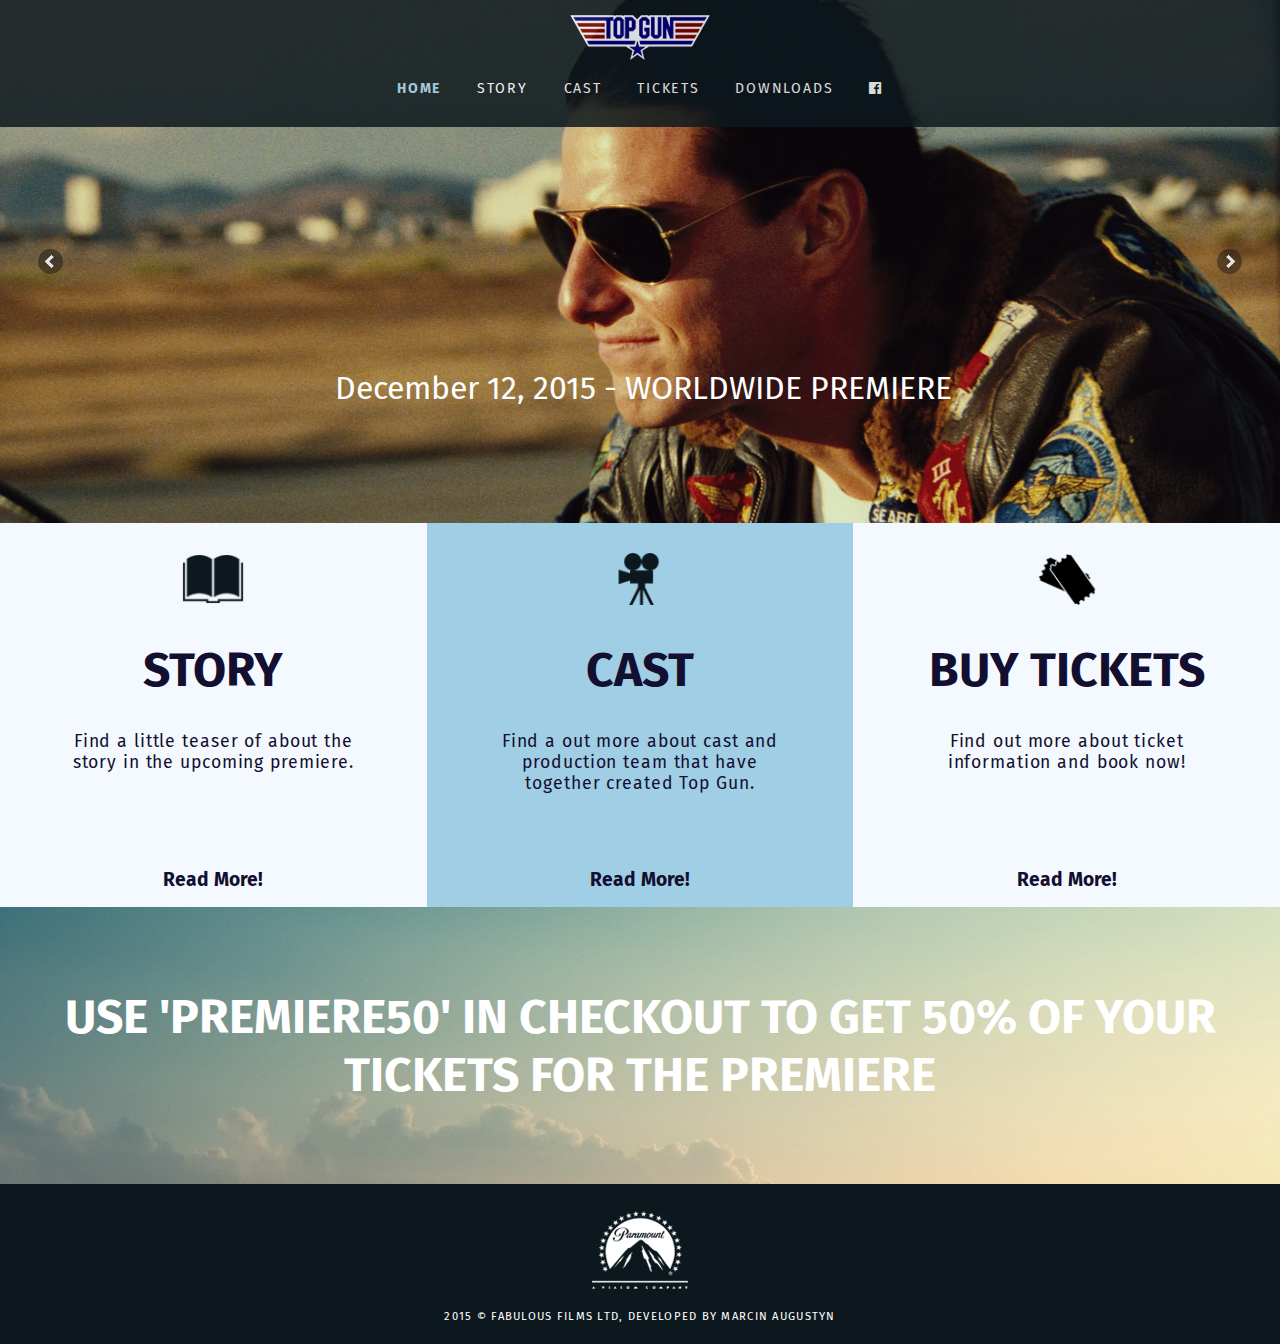
<file: index.html>
<!doctype html>
<html lang="en">
	<head>
		<!--Favicon-->
		<link rel="shortcut icon" href="images/favicon.png" alt="Top Gun FavIcon." />
	
		<!--Metadata-->
		<title>TOP GUN | OFFICIAL WEBSITE | IN CINEMAS DECEMBER 15 2015</title>
		<meta http-equiv="Content-Type" content="text/html; charset=utf-8" />
		<meta name="description" content="Top Gun follows the story about Maverick and Goose that together get a chance to be the best at Top Gun Flight Academy. Learn more about the movie and watch trailers from the official Top Gun movie Website." />
		<meta name="author" content="Marcin Augustyn" />
		<meta name="keywords" content="Top Gun, Fabulous Films LTD, Tom Cruise, Kelly McGills, Anthony Edwards, Val Kilmer, Tony Scott, Jerry Bruckheimer, Action." />
		<meta name=viewport content="width=device-width, initial-scale=1">
		
		<!--Stylesheets-->
		<link rel="stylesheet" type="text/css" href="css/styles.css">
		<link rel="stylesheet" href="css/font-awesome.min.css">
		<link rel="stylesheet" href="css/sss.css" type="text/css" media="all">
	
		<!--Jquery scripts-->
		<script src="https://ajax.googleapis.com/ajax/libs/jquery/1.11.3/jquery.min.js"></script>
		<script src="js/sss.min.js"></script>
		<script type="text/javascript" src="fancybox/jquery.fancybox.pack.js?v=2.1.5"></script>
	
		<!-- fancyBox styles. -->
		<link rel="stylesheet" href="fancybox/helpers/jquery.fancybox-buttons.css?v=1.0.5" type="text/css" media="screen" />
		<link rel="stylesheet" href="fancybox/helpers/jquery.fancybox-thumbs.css?v=1.0.7" type="text/css" media="screen" />
		<link rel="stylesheet" href="helpers/jquery.fancybox-thumbs.css?v=1.0.7" type="text/css" media="screen" />
		<link rel="stylesheet" href="fancybox/jquery.fancybox.css?v=2.1.5" type="text/css" media="screen" />
	
		<!-- fancyBox Jquery. -->
		<script type="text/javascript" src="fancybox/jquery.fancybox.pack.js?v=2.1.5"></script>
		<script type="text/javascript" src="helpers/jquery.fancybox-thumbs.js?v=1.0.7"></script>
	
		<!-- fancyBox jquery helpers(buttons, images, media). -->
		<script type="text/javascript" src="fancybox/helpers/jquery.fancybox-buttons.js?v=1.0.5"></script>
		<script type="text/javascript" src="fancybox/helpers/jquery.fancybox-media.js?v=1.0.6"></script>
		<script type="text/javascript" src="fancybox/helpers/jquery.fancybox-thumbs.js?v=1.0.7"></script>
	</head>
	<body>
	<!--Header-->
		<header>
			<!--Logo-->
			<div class="logo">
				<a href="index.html"><img src="images/logo.png" alt="Logo of the Top Gun official website."></a>
				<!--Handle displays on mobile version-->
				<div class="handle">
					<img src="images/menu-icon.png" alt="Icon menu, comes up on mobile version of the website.">
				</div>
			</div>
		<!--Navigation-->	
			<nav>		
				<ul>
					<li class="active"><a href="index.html">home</a></li>
					<li><a href="story.html">story</a></li>
					<li><a href="cast.html">cast</a></li>
					<li><a href="tickets.html">tickets</a></li>
					<li><a href="downloads.html">downloads</a></li>
					<li><a href="https://www.facebook.com/Top-Gun-The-Movie-457698817752122/?ref=aymt_homepage_panel" alt="Facebook icon."><i class="fa fa-facebook-official"></i></a></li>
				</ul>
			</nav>
		</header>
		
	<!--Main page content-->
	<!--Slider-->	
		<div class="slider">
		<!--Image1-->	
			<div>
				<img src="images/slide1.jpg" alt="Slide 1." width=100% height=100% />
				<span class="caption">
					December 12, 2015 - WORLDWIDE PREMIERE
				</span>
			</div>
		<!--Image2-->	
			<div>
				<img src="images/slide2.jpg" alt="Slide 2." width=100% height=100% />
				<span class="caption">
					"An absolute hit!" - THE GUARDIAN
					<i class="fa fa-star" style="padding-right:10px;"></i>
					<i class="fa fa-star" style="padding-right:10px;"></i>
					<i class="fa fa-star" style="padding-right:10px;"></i>
					<i class="fa fa-star" style="padding-right:10px;"></i>
				</span>
			</div>
		<!--Image3-->
			<div>
				<img src="images/slide3.jpg" alt="Slide 3." width=100% height=100% />
				<span class="caption">
					"Unmissable movie with great cast!" - IMDB
				</span>
			</div>
		<!--Image4-->
			<div>
				<img src="images/slide4.jpg" alt="Slide 4." width=100% height=100% />
				<span class="caption">
					"Wonderful and breathtaking action!" - THE TELEGRAPH
					<i class="fa fa-star" style="padding-right:10px;"></i>
					<i class="fa fa-star" style="padding-right:10px;"></i>
					<i class="fa fa-star" style="padding-right:10px;"></i>
					<i class="fa fa-star" style="padding-right:10px;"></i>
				</span>
			</div>
		<!--Image5-->
			<div>
				<img src="images/slide5.jpg" alt="Slide 5." width=100% height=100% />
				<span class="caption">
					Book tickets now!
				</span>
			</div>
		</div>

	<!--Home Sections-->
	<!--Story section-->	
		<div class="column-4">
			<!--Story heading with icon-->
			<img class="small" src="images/icon.png" alt="Story icon.">
			<h1>STORY</h1>
			<p>Find a little teaser of about the story in the upcoming premiere.</p>
			<a href="story.html"><h2>Read More!</h2></a>
		</div>
		
	<!--Cast section-->
		<div class="column-4" style="background-color:#A0CEE4;">
		<!--Cast heading with icon-->
			<img class="small" src="images/cast_icon.png" alt="Cast icon.">
			<h1>CAST</h1>
			<p>Find a out more about cast and production team that have together created Top Gun.</p>
			<a href="cast.html"><h2>Read More!</h2></a>
		</div>
		
	<!--Tickets section-->	
		<div class="column-4">
		<!--Tickets heading with icon-->
			<img class="small" src="images/tickets_icon.png" alt="Tickets icon.">
			<h1>BUY TICKETS</h1>
			<p>Find out more about ticket information and book now!</p>
			<a href="tickets.html"><h2>Read More!</h2></a>
		</div>
		
	<!--Promotional code section-->
		<div class="promotional-code-section">
			<h1>USE 'PREMIERE50' IN CHECKOUT TO GET 50% OF YOUR TICKETS FOR THE PREMIERE</h1>
		</div>
		
	<!--Footer-->
		<footer>
			<ul>
				<p><img src="images/paramount-icon.png" alt="Paramount logo."></p>
				<p>2015 &copy; FABULOUS FILMS LTD, DEVELOPED BY MARCIN AUGUSTYN</p>
			</ul>
		</footer>
		
	<!--Jquery scripts-->
		<script>
			<!--Responsive navigation-->
			$( ".handle" ).click(function() {
				$( "nav ul" ).toggleClass( "showing" );
			});
			<!--Super Simple Slider-->
			jQuery(function($) {
				$('.slider').sss();
			});
		<!--fancyBox trailer-->
			$(document).ready(function() {
				$(".various").fancybox({
					maxWidth	: 800,
					maxHeight	: 600,
					fitToView	: false,
					width		: '70%',
					height		: '70%',
					autoSize	: false,
					closeClick	: false,
					openEffect	: 'none',
					closeEffect	: 'none'
				});
			});
		<!--fancyBox wallpaper gallery-->
			$(document).ready(function() {
				$(".fancybox-button").fancybox({
					prevEffect		: 'none',
					nextEffect		: 'none',
					closeBtn		: false,
					helpers		: {
						title	: { type : 'inside' },
						buttons	: {}
					}
				});
			});
		</script>
	</body>
</html>
</file>
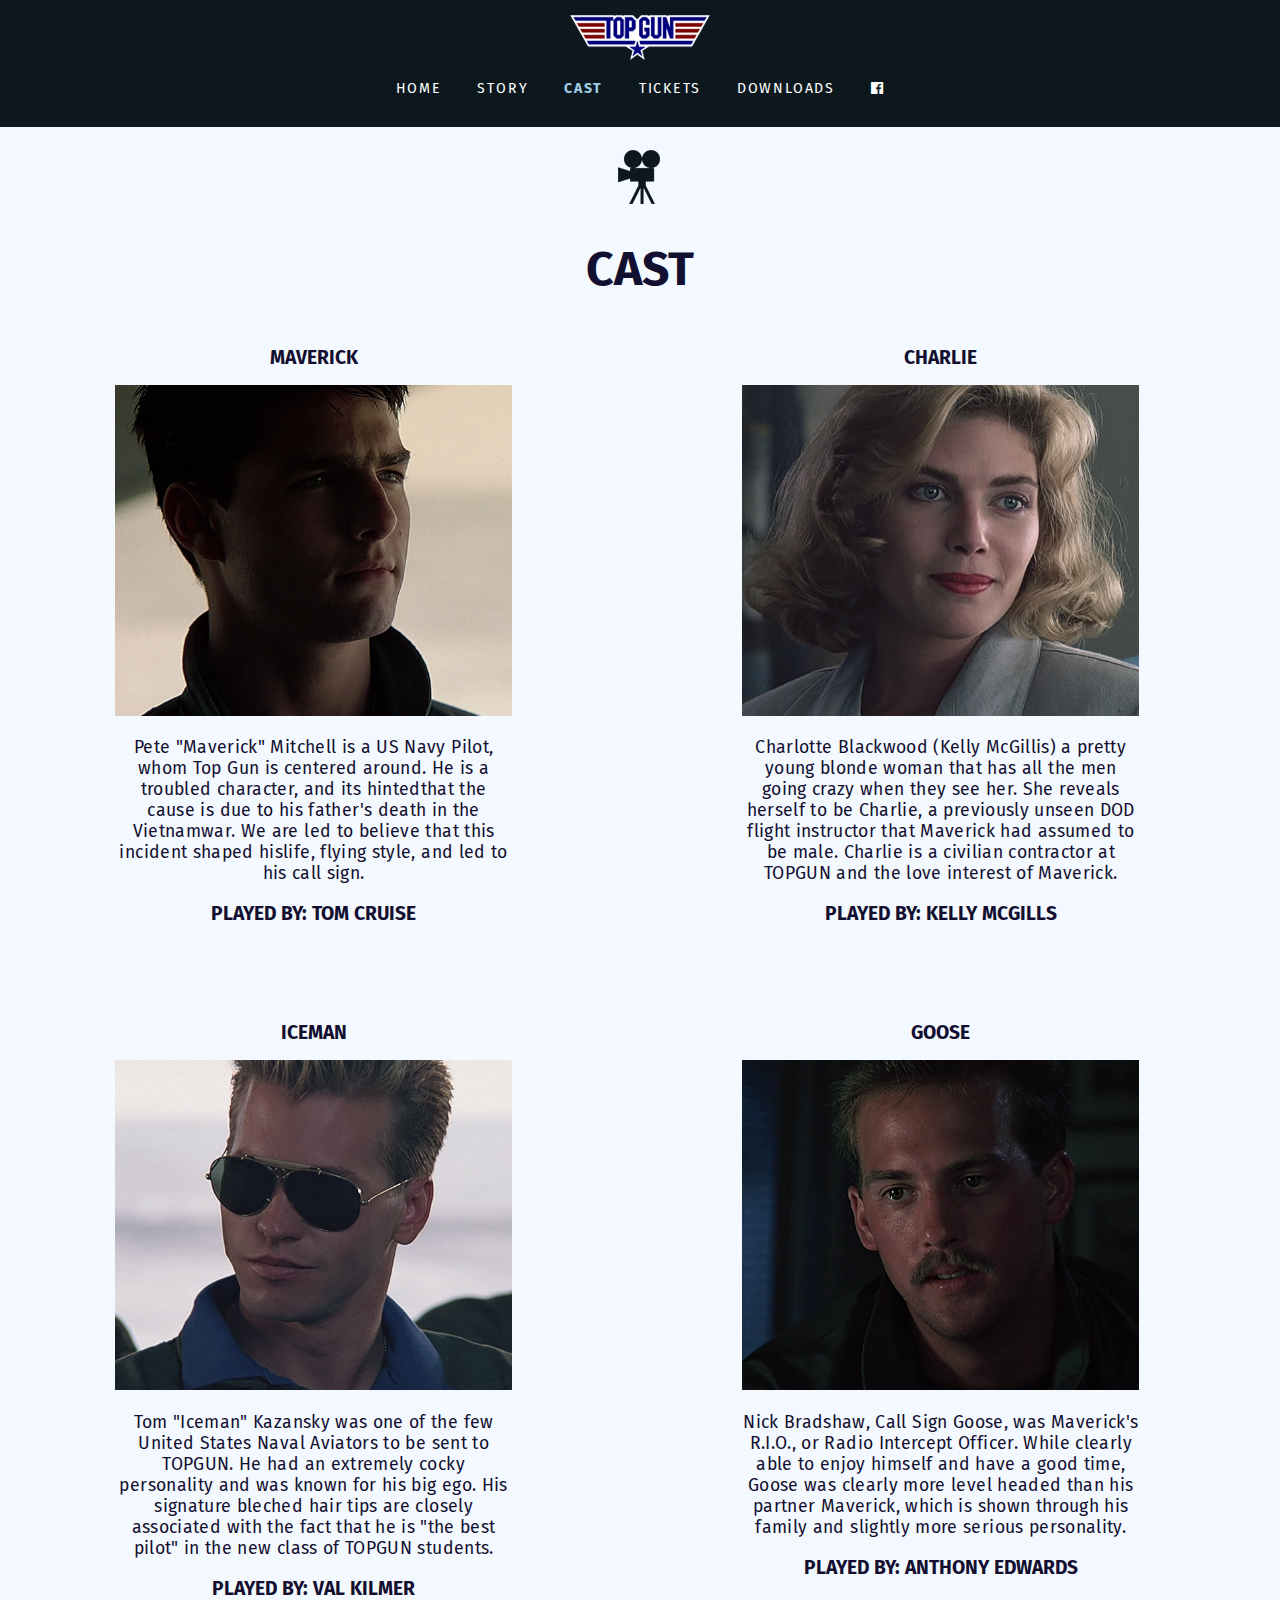
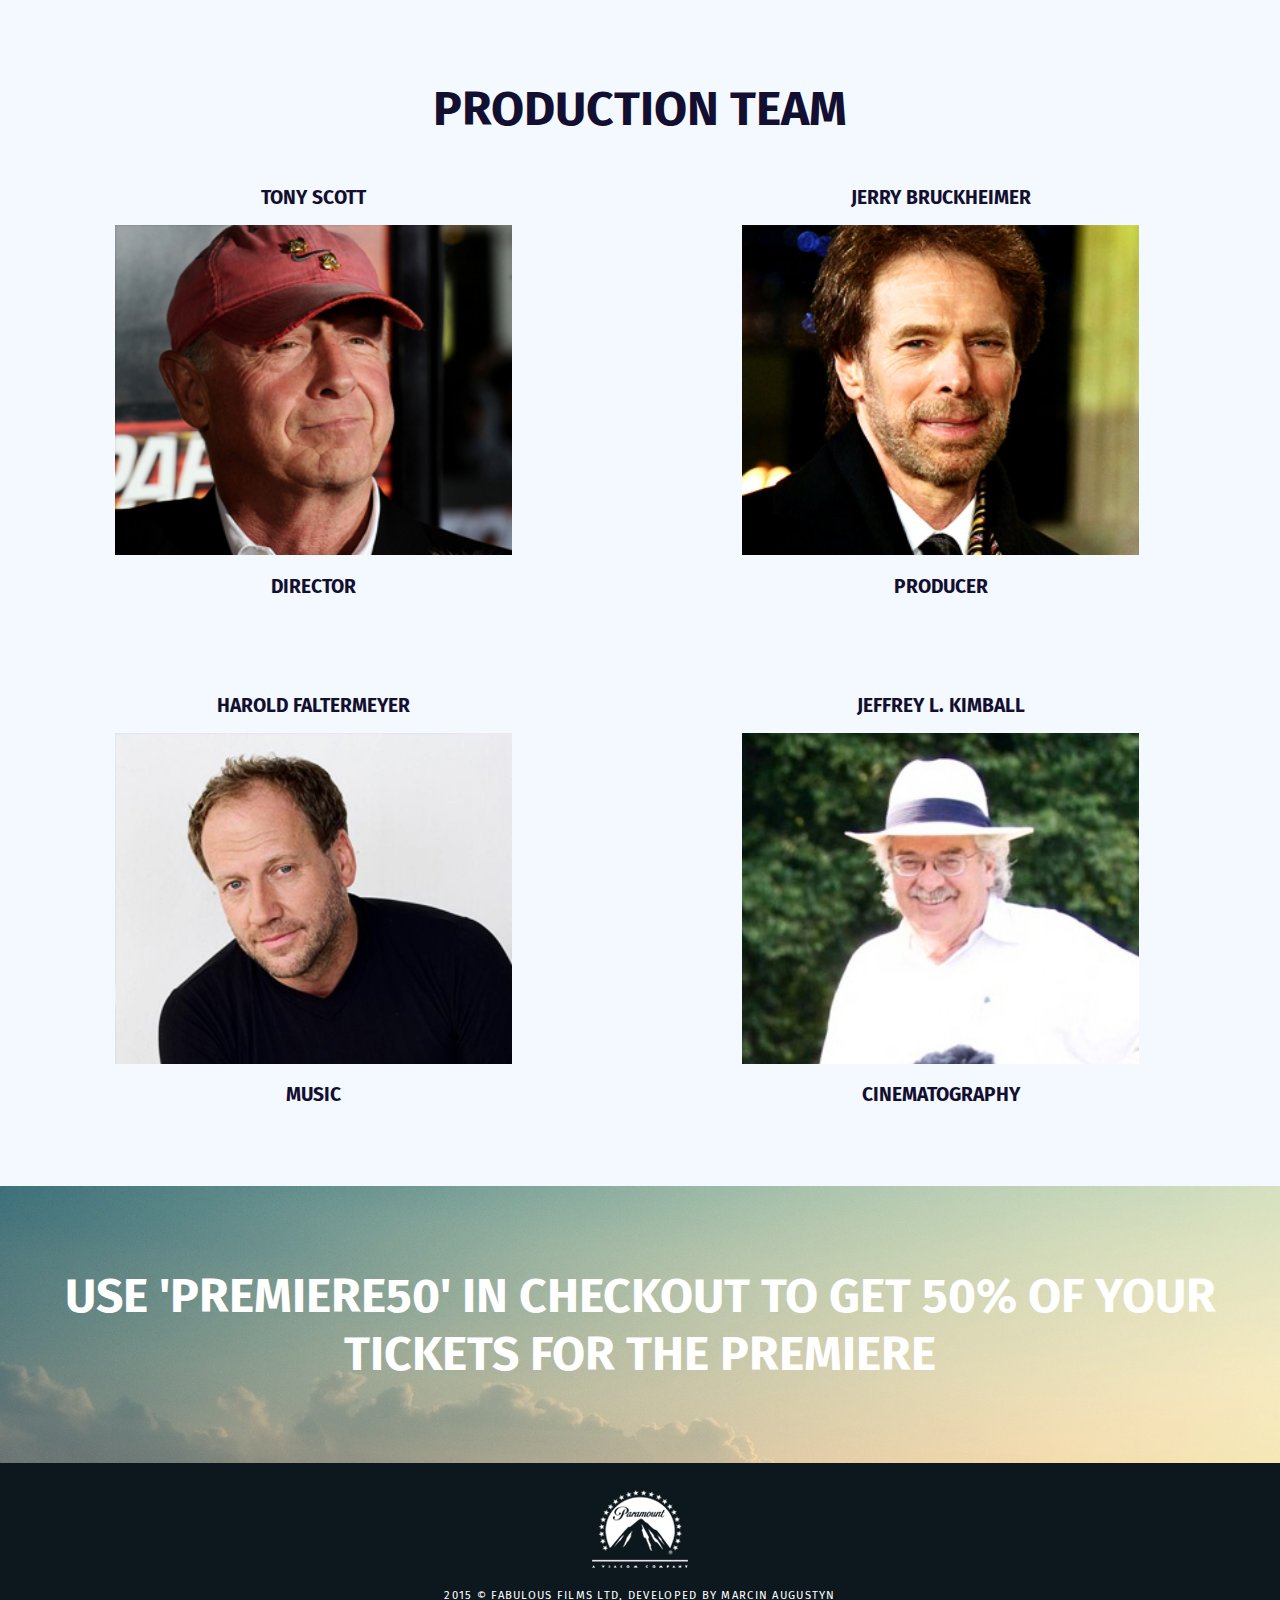
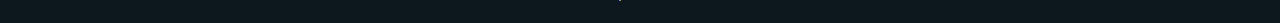
<file: cast.html>
<!doctype html>
<html lang="en">
	<head>
		<!--Favicon-->
		<link rel="shortcut icon" href="images/favicon.png" alt="Top Gun FavIcon." />
	
		<!--Metadata-->
		<title>TOP GUN | CAST</title>
		<meta http-equiv="Content-Type" content="text/html; charset=utf-8" />
		<meta name=viewport content="width=device-width, initial-scale=1">
	
		<!--Stylesheets-->
		<link rel="stylesheet" type="text/css" href="css/styles.css">
		<link rel="stylesheet" href="css/font-awesome.min.css">
		<link rel="stylesheet" href="css/sss.css" type="text/css" media="all">
	
		<!--Jquery scripts-->
		<script src="https://ajax.googleapis.com/ajax/libs/jquery/1.11.3/jquery.min.js"></script>
		<script src="js/sss.min.js"></script>
		<script type="text/javascript" src="fancybox/jquery.fancybox.pack.js?v=2.1.5"></script>
	
		<!-- fancyBox styles. -->
		<link rel="stylesheet" href="fancybox/helpers/jquery.fancybox-buttons.css?v=1.0.5" type="text/css" media="screen" />
		<link rel="stylesheet" href="fancybox/helpers/jquery.fancybox-thumbs.css?v=1.0.7" type="text/css" media="screen" />
		<link rel="stylesheet" href="helpers/jquery.fancybox-thumbs.css?v=1.0.7" type="text/css" media="screen" />
		<link rel="stylesheet" href="fancybox/jquery.fancybox.css?v=2.1.5" type="text/css" media="screen" />
	
		<!-- fancyBox Jquery. -->
		<script type="text/javascript" src="fancybox/jquery.fancybox.pack.js?v=2.1.5"></script>
		<script type="text/javascript" src="helpers/jquery.fancybox-thumbs.js?v=1.0.7"></script>
	
		<!-- fancyBox jquery helpers(buttons, images, media). -->
		<script type="text/javascript" src="fancybox/helpers/jquery.fancybox-buttons.js?v=1.0.5"></script>
		<script type="text/javascript" src="fancybox/helpers/jquery.fancybox-media.js?v=1.0.6"></script>
		<script type="text/javascript" src="fancybox/helpers/jquery.fancybox-thumbs.js?v=1.0.7"></script>
	</head>
	<body>
	<!--Header-->
		<div class="header2">
			<!--Logo-->
			<div class="logo">
				<a href="index.html"><img src="images/logo.png" alt="Logo of the Top Gun official website."></a>
				<!--Handle displays on mobile version-->
				<div class="handle">
					<img src="images/menu-icon.png" alt="Icon menu, comes up on mobile version of the website.">
				</div>
			</div>
		<!--Navigation-->	
			<nav>		
				<ul>
					<li><a href="index.html">home</a></li>
					<li><a href="story.html">story</a></li>
					<li class="active"><a href="cast.html">cast</a></li>
					<li><a href="tickets.html">tickets</a></li>
					<li><a href="downloads.html">downloads</a></li>
					<li><a href="https://www.facebook.com/Top-Gun-The-Movie-457698817752122/?ref=aymt_homepage_panel" alt="Facebook icon."><i class="fa fa-facebook-official"></i></a></li>
				</ul>
			</nav>
		</div>
		
	<!--Main page content-->
	<!--Cast heading with icon-->
		<div class="heading-icon">
			<img class ="icon" src="images/cast_icon.png" alt="Cast icon.">
			<h1>CAST</h1>
		</div>

	<!--Maverick Section-->
		<div class="actor">
			<h2>MAVERICK</h2>
			<img src="images/tom_cruise_cast.jpg" alt="Picture of Tom Cruise aka Maverick." width=100% height=100%>
			<p>Pete "Maverick" Mitchell is a US Navy Pilot, whom Top Gun is centered around. He is a troubled character, and its hintedthat the cause is due to his father's death in the Vietnamwar. 
			We are led to believe that this incident shaped hislife, flying style, and led to his call sign.</p>
			<h2>PLAYED BY: TOM CRUISE</h2>
		</div>
	<!--Charlie Section-->
		<div class="actor">
			<h2>CHARLIE</h2>
			<img src="images/kelly_mcgills_cast.jpg" alt="Picture of Kelly McGills aka Charlie." width=100% height=100%>
			<p>Charlotte Blackwood (Kelly McGillis) a pretty young blonde woman that has all the men going crazy when they see her. She reveals herself to be Charlie, a previously unseen DOD flight 
			instructor that Maverick had assumed to be male. Charlie is a civilian contractor at TOPGUN and the love interest of Maverick.</p>
			<h2>PLAYED BY: KELLY MCGILLS</h2>
		</div>
	<!--Iceman Section-->	
		<div class="actor">
			<h2>ICEMAN</h2>
			<img src="images/val_kilmer_cast.jpg" alt="Picture of Val Kilmer aka Iceman." width=100% height=100%>
			<p>Tom "Iceman" Kazansky was one of the few United States Naval Aviators to be sent to TOPGUN. He had an extremely cocky personality and was known for his big ego. His signature bleched hair tips 
			are closely associated with the fact that he is "the best pilot" in the new class of TOPGUN students.</p>
			<h2>PLAYED BY: VAL KILMER</h2>
		</div>
		<!--Goose Section-->	
		<div class="actor">
			<h2>GOOSE</h2>
			<img src="images/goose_cast.jpg" alt="Picture of Anthony Edwards aka Goose." width=100% height=100%>
			<p>Nick Bradshaw, Call Sign Goose, was Maverick's R.I.O., or Radio Intercept Officer. While clearly able to enjoy himself and have a good time, Goose was clearly more level headed than his partner Maverick,
			which is shown through his family and slightly more serious personality.</p>
			<h2>PLAYED BY: ANTHONY EDWARDS</h2>
		</div>

	<!--Production team section-->
		<div class="production-team">
			<h1>PRODUCTION TEAM</h1>
		<!--Member section-->
			<div class="actor">
				<h2>TONY SCOTT</h2>
				<img src="images/tony_scott_crew.jpg" alt="Picture of Tony Scott." width=100% height=100%>
				<h2>DIRECTOR</h2>
			</div>
		<!--Member section-->
			<div class="actor">
				<h2>JERRY BRUCKHEIMER</h2>
				<img src="images/jerry_crew.jpg" alt="Picture of Jerry Buckheimer." width=100% height=100%>
				<h2>PRODUCER</h2>
			</div>
		<!--Member section-->
			<div class="actor">
				<h2>HAROLD FALTERMEYER</h2>
				<img src="images/harold_crew.jpg" alt="Picture of Harold Faltermeyer." width=100% height=100%>
				<h2>MUSIC</h2>
			</div>
		<!--Member section-->		
			<div class="actor">
				<h2>JEFFREY L. KIMBALL</h2>
				<img src="images/jeffrey_crew.jpg" alt="Picture of Jefrey L. Kimball." width=100% height=100%>
				<h2>CINEMATOGRAPHY</h2>
			</div>
		</div>
		

	<!--Promotional code section-->
		<div class="promotional-code-section">
			<h1>USE 'PREMIERE50' IN CHECKOUT TO GET 50% OF YOUR TICKETS FOR THE PREMIERE</h1>
		</div>
	<!--Footer-->
		<footer>
			<ul>
				<p><img src="images/paramount-icon.png" alt="Paramount logo."></p>
				<p>2015 &copy; FABULOUS FILMS LTD, DEVELOPED BY MARCIN AUGUSTYN</p>
			</ul>
		</footer>
	<!--Jquery scripts-->
		<script>
			<!--Responsive navigation-->
			$( ".handle" ).click(function() {
				$( "nav ul" ).toggleClass( "showing" );
			});
			<!--Super Simple Slider-->
			jQuery(function($) {
				$('.slider2').sss();
			});
		<!--fancyBox trailer-->
			$(document).ready(function() {
				$(".various").fancybox({
					maxWidth	: 800,
					maxHeight	: 600,
					fitToView	: false,
					width		: '70%',
					height		: '70%',
					autoSize	: false,
					closeClick	: false,
					openEffect	: 'none',
					closeEffect	: 'none'
				});
			});
		<!--fancyBox wallpaper gallery-->
			$(document).ready(function() {
				$(".fancybox-button").fancybox({
					prevEffect		: 'none',
					nextEffect		: 'none',
					closeBtn		: false,
					helpers		: {
						title	: { type : 'inside' },
						buttons	: {}
					}
				});
			});
		</script>
	</body>
</html>
</file>
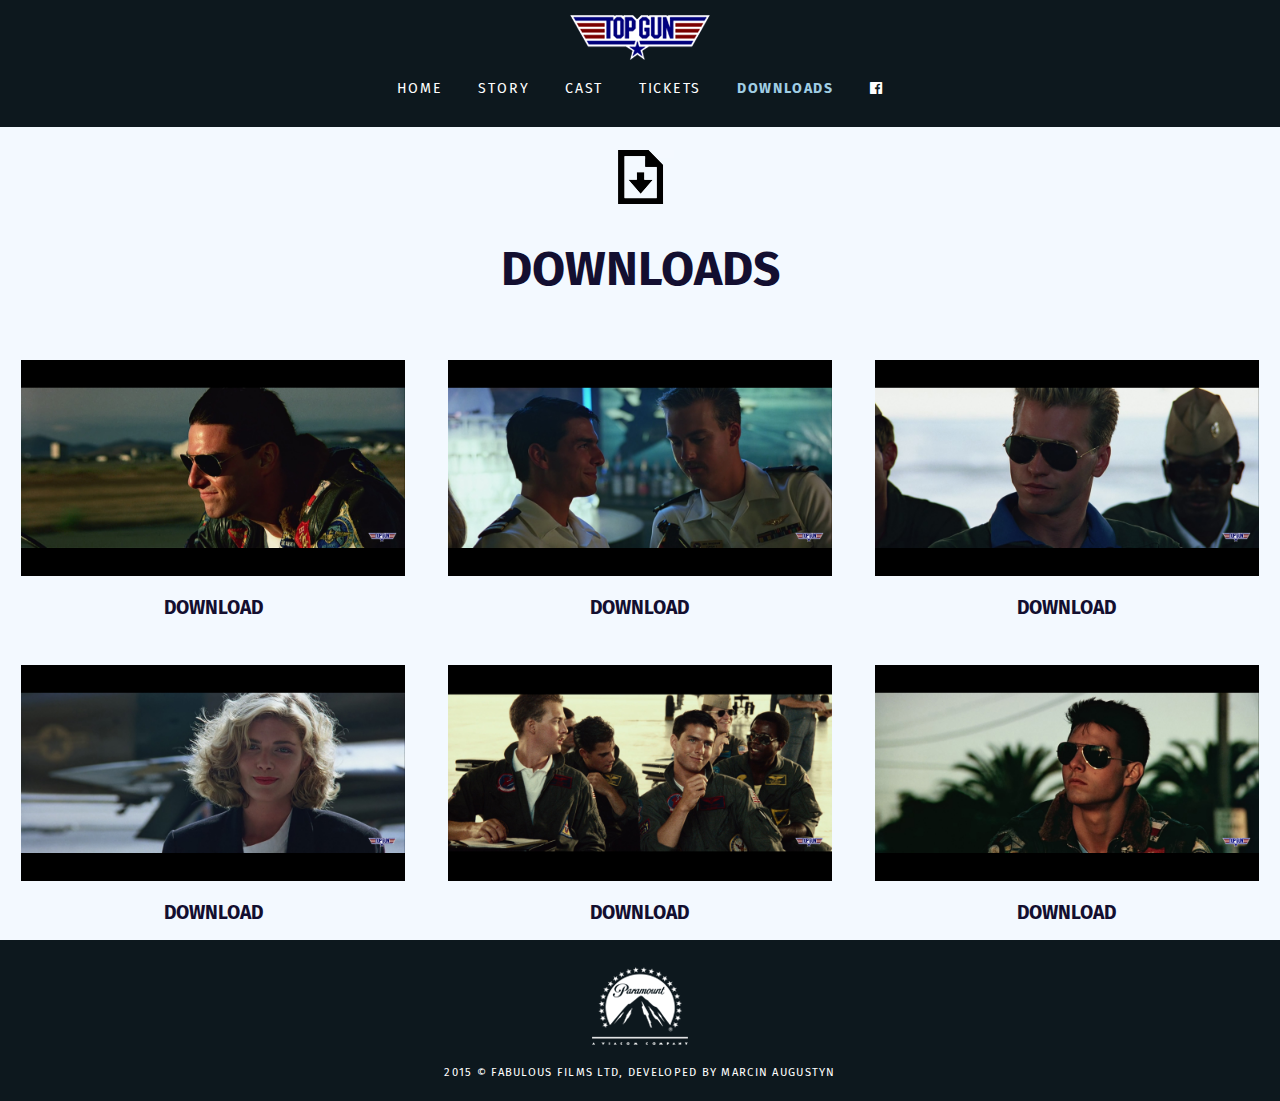
<file: downloads.html>
<!doctype html>
<html lang="en">
	<head>
		<!--Favicon-->
		<link rel="shortcut icon" href="images/favicon.png" alt="Top Gun FavIcon." />

	
		<!--Metadata-->
		<title>TOP GUN | DOWNLOADS</title>
		<meta http-equiv="Content-Type" content="text/html; charset=utf-8" />
		<meta name=viewport content="width=device-width, initial-scale=1">
	
		<!--Stylesheets-->
		<link rel="stylesheet" type="text/css" href="css/styles.css">
		<link rel="stylesheet" href="css/font-awesome.min.css">
		<link rel="stylesheet" href="css/sss.css" type="text/css" media="all">
	
		<!--Jquery scripts-->
		<script src="https://ajax.googleapis.com/ajax/libs/jquery/1.11.3/jquery.min.js"></script>
		<script src="js/sss.min.js"></script>
		<script type="text/javascript" src="fancybox/jquery.fancybox.pack.js?v=2.1.5"></script>
	
		<!-- fancyBox styles. -->
		<link rel="stylesheet" href="fancybox/helpers/jquery.fancybox-buttons.css?v=1.0.5" type="text/css" media="screen" />
		<link rel="stylesheet" href="fancybox/helpers/jquery.fancybox-thumbs.css?v=1.0.7" type="text/css" media="screen" />
		<link rel="stylesheet" href="helpers/jquery.fancybox-thumbs.css?v=1.0.7" type="text/css" media="screen" />
		<link rel="stylesheet" href="fancybox/jquery.fancybox.css?v=2.1.5" type="text/css" media="screen" />
	
		<!-- fancyBox Jquery. -->
		<script type="text/javascript" src="fancybox/jquery.fancybox.pack.js?v=2.1.5"></script>
		<script type="text/javascript" src="helpers/jquery.fancybox-thumbs.js?v=1.0.7"></script>
	
		<!-- fancyBox jquery helpers(buttons, images, media). -->
		<script type="text/javascript" src="fancybox/helpers/jquery.fancybox-buttons.js?v=1.0.5"></script>
		<script type="text/javascript" src="fancybox/helpers/jquery.fancybox-media.js?v=1.0.6"></script>
		<script type="text/javascript" src="fancybox/helpers/jquery.fancybox-thumbs.js?v=1.0.7"></script>
	</head>
	<body>
	<!--Header-->
		<div class="header2">
			<!--Logo-->
			<div class="logo">
				<a href="index.html"><img src="images/logo.png" alt="Logo of the Top Gun official website."></a>
				<!--Handle displays on mobile version-->
				<div class="handle">
					<img src="images/menu-icon.png" alt="Icon menu, comes up on mobile version of the website.">
				</div>
			</div>
		<!--Navigation-->	
			<nav>		
				<ul>
					<li><a href="index.html">home</a></li>
					<li><a href="story.html">story</a></li>
					<li><a href="cast.html">cast</a></li>
					<li><a href="tickets.html">tickets</a></li>
					<li class="active"><a href="downloads.html">downloads</a></li>
					<li><a href="https://www.facebook.com/Top-Gun-The-Movie-457698817752122/?ref=aymt_homepage_panel" alt="Facebook icon."><i class="fa fa-facebook-official"></i></a></li>
				</ul>
			</nav>
		</div>
		
	<!--Main page content-->
	<!--Donwloads heading with icon-->
		<div class="heading-icon">
			<img class ="icon" src="images/download_icon2.png" alt="Download icon.">
			<h1>DOWNLOADS</h1>
		</div>

	<!--Wallpaper section 1-->
		<div class="column-4">
			<a class="fancybox-button" rel="fancybox-button" href="images/wallpaper1.jpg" title="Maverick riding his motorcycle.">
				<img src="images/wallpaper1.jpg" alt="Wallpaper 1." width=90% />
			</a>
		<!--Download link-->
			<h2><a href="images/wallpaper1.jpg" download>DOWNLOAD</a></h2>
		</div>

	<!--Wallpaper section 2-->	
		<div class="column-4">
			<a class="fancybox-button" rel="fancybox-button" href="images/wallpaper2.jpg" title="Maverick and Goose having a good time at a party.">
				<img src="images/wallpaper2.jpg" alt="Wallpaper 2." width=90% />
			</a>
		<!--Download link-->	
			<h2><a href="images/wallpaper2.jpg" download>DOWNLOAD</a></h2>
		</div>
	
	<!--Wallpaper section 3-->		
		<div class="column-4">
			<a class="fancybox-button" rel="fancybox-button" href="images/wallpaper3.jpg" title="Iceman, cold as always.">
				<img src="images/wallpaper3.jpg" alt="Wallpaper 3." width=90% />
			</a>
		<!--Download link-->
			<h2><a href="images/wallpaper3.jpg" download>DOWNLOAD</a></h2>
		</div>

	<!--Wallpaper section 4-->		
		<div class="column-4">
			<a class="fancybox-button" rel="fancybox-button" href="images/wallpaper4.jpg" title="Charlie during flying lessons.">
				<img src="images/wallpaper4.jpg" alt="Wallpaper 4." width=90% />
			</a>
		<!--Download link-->
			<h2><a href="images/wallpaper4.jpg" download>DOWNLOAD</a></h2>
		</div>

	<!--Wallpaper section 5-->		
		<div class="column-4">
			<a class="fancybox-button" rel="fancybox-button" href="images/wallpaper5.jpg" title="Maverick and Goose at flying lessons.">
				<img src="images/wallpaper5.jpg" alt="Wallpaper 5." width=90% />
			</a>
		<!--Download link-->
			<h2><a href="images/wallpaper5.jpg" download>DOWNLOAD</a></h2>
		</div>
	
	<!--Wallpaper section 6-->		
		<div class="column-4">
			<a class="fancybox-button" rel="fancybox-button" href="images/wallpaper6.jpg" title="Thoughtful Maverick.">
				<img src="images/wallpaper6.jpg" alt="Wallpaper 6." width=90% />
			</a>
		<!--Download link-->
			<h2><a href="images/wallpaper6.jpg" download>DOWNLOAD</a></h2>
		</div>

	<!--Footer-->
		<footer>
			<ul>
				<p><img src="images/paramount-icon.png" alt="Paramount logo."></p>
				<p>2015 &copy; FABULOUS FILMS LTD, DEVELOPED BY MARCIN AUGUSTYN</p>
			</ul>
		</footer>
	<!--Jquery scripts-->
		<script>
			<!--Responsive navigation-->
			$( ".handle" ).click(function() {
				$( "nav ul" ).toggleClass( "showing" );
			});
			<!--Super Simple Slider-->
			jQuery(function($) {
				$('.slider2').sss();
			});
		<!--fancyBox trailer-->
			$(document).ready(function() {
				$(".various").fancybox({
					maxWidth	: 800,
					maxHeight	: 600,
					fitToView	: false,
					width		: '70%',
					height		: '70%',
					autoSize	: false,
					closeClick	: false,
					openEffect	: 'none',
					closeEffect	: 'none'
				});
			});
		<!--fancyBox wallpaper gallery-->
			$(document).ready(function() {
				$(".fancybox-button").fancybox({
					prevEffect		: 'none',
					nextEffect		: 'none',
					closeBtn		: false,
					helpers		: {
						title	: { type : 'inside' },
						buttons	: {}
					}
				});
			});
		</script>
	</body>
</html>
</file>
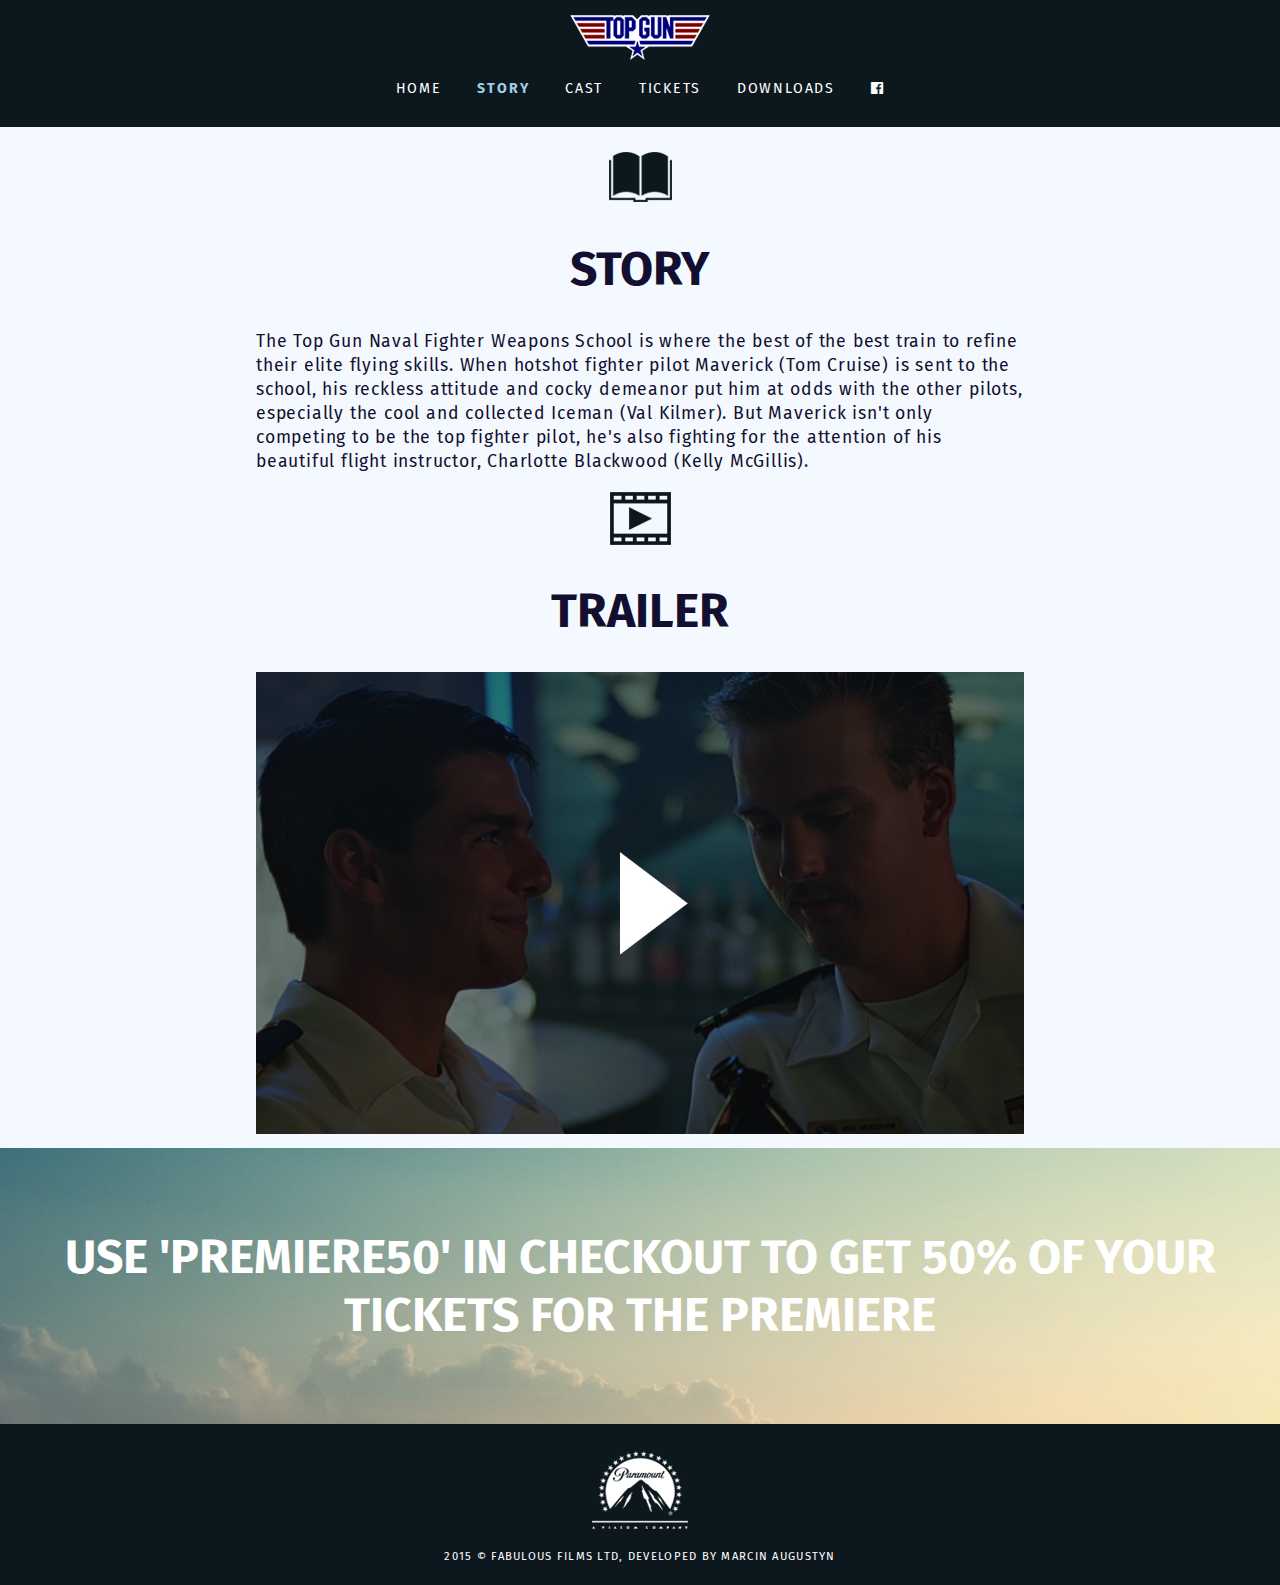
<file: story.html>
<!doctype html>
<html lang="en">
	<head>
		<!--Favicon-->
		<link rel="shortcut icon" href="images/favicon.png" alt="Top Gun FavIcon." />
	
		<!--Metadata-->
		<title>TOP GUN | STORY</title>
		<meta http-equiv="Content-Type" content="text/html; charset=utf-8" />
		<meta name=viewport content="width=device-width, initial-scale=1">
	
		<!--Stylesheets-->
		<link rel="stylesheet" type="text/css" href="css/styles.css">
		<link rel="stylesheet" href="css/font-awesome.min.css">
		<link rel="stylesheet" href="css/sss.css" type="text/css" media="all">
	
		<!--Jquery scripts-->
		<script src="https://ajax.googleapis.com/ajax/libs/jquery/1.11.3/jquery.min.js"></script>
		<script src="js/sss.min.js"></script>
		<script type="text/javascript" src="fancybox/jquery.fancybox.pack.js?v=2.1.5"></script>
	
		<!-- fancyBox styles. -->
		<link rel="stylesheet" href="fancybox/helpers/jquery.fancybox-buttons.css?v=1.0.5" type="text/css" media="screen" />
		<link rel="stylesheet" href="fancybox/helpers/jquery.fancybox-thumbs.css?v=1.0.7" type="text/css" media="screen" />
		<link rel="stylesheet" href="helpers/jquery.fancybox-thumbs.css?v=1.0.7" type="text/css" media="screen" />
		<link rel="stylesheet" href="fancybox/jquery.fancybox.css?v=2.1.5" type="text/css" media="screen" />
	
		<!-- fancyBox Jquery. -->
		<script type="text/javascript" src="fancybox/jquery.fancybox.pack.js?v=2.1.5"></script>
		<script type="text/javascript" src="helpers/jquery.fancybox-thumbs.js?v=1.0.7"></script>
	
		<!-- fancyBox jquery helpers(buttons, images, media). -->
		<script type="text/javascript" src="fancybox/helpers/jquery.fancybox-buttons.js?v=1.0.5"></script>
		<script type="text/javascript" src="fancybox/helpers/jquery.fancybox-media.js?v=1.0.6"></script>
		<script type="text/javascript" src="fancybox/helpers/jquery.fancybox-thumbs.js?v=1.0.7"></script>
	</head>
	<body>
	<!--Header-->
		<div class="header2">
			<!--Logo-->
			<div class="logo">
				<a href="index.html"><img src="images/logo.png" alt="Logo of the Top Gun official website."></a>
				<!--Handle displays on mobile version-->
				<div class="handle">
					<img src="images/menu-icon.png" alt="Icon menu, comes up on mobile version of the website.">
				</div>
			</div>
		<!--Navigation-->	
			<nav>		
				<ul>
					<li><a href="index.html">home</a></li>
					<li class="active"><a href="story.html">story</a></li>
					<li><a href="cast.html">cast</a></li>
					<li><a href="tickets.html">tickets</a></li>
					<li><a href="downloads.html">downloads</a></li>
					<li><a href="https://www.facebook.com/Top-Gun-The-Movie-457698817752122/?ref=aymt_homepage_panel" alt="Facebook icon."><i class="fa fa-facebook-official"></i></a></li>
				</ul>
			</nav>
		</div>
	<!--Main page content-->
	<!--Heading with icon-->
		<div class="heading-icon">
			<img class="icon" src="images/icon.png" alt="Story icon.">
			<h1>STORY</h1>
		</div>
	<!--Paragraph story section-->
		<section>
			<p>The Top Gun Naval Fighter Weapons School is where the best of the best train to refine their elite flying skills. When hotshot 
			fighter pilot Maverick (Tom Cruise) is sent to the school, his reckless attitude and cocky demeanor put him at odds with the 
			other pilots, especially the cool and collected Iceman (Val Kilmer). But Maverick isn't only competing to be the top fighter 
			pilot, he's also fighting for the attention of his beautiful flight instructor, Charlotte Blackwood (Kelly McGillis).</p>
		</section>

	<!--Heading with icon-->
		<div class="heading-icon">
			<img src="images/trailer_icon.png" alt="Trailer icon.">
			<h1>TRAILER</h1>
		</div>

	<!--TopGun Trailer-->
		<div class="trailer-section">
			<a class="various fancybox.iframe" href="https://www.youtube.com/embed/iCrUqt9Uf3E"><img src="images/trailer_image.jpg" alt="Trailer image." width=100% height=100%></a>
		</div>

	<!--Promotional code section-->
		<div class="promotional-code-section">
			<h1>USE 'PREMIERE50' IN CHECKOUT TO GET 50% OF YOUR TICKETS FOR THE PREMIERE</h1>
		</div>
	<!--Footer-->
		<footer>
			<ul>
				<p><img src="images/paramount-icon.png" alt="Paramount logo."></p>
				<p>2015 &copy; FABULOUS FILMS LTD, DEVELOPED BY MARCIN AUGUSTYN</p>
			</ul>
		</footer>
	<!--Jquery scripts-->
		<script>
			<!--Responsive navigation-->
			$( ".handle" ).click(function() {
				$( "nav ul" ).toggleClass( "showing" );
			});
			<!--Super Simple Slider-->
			jQuery(function($) {
				$('.slider2').sss();
			});
		<!--fancyBox trailer-->
			$(document).ready(function() {
				$(".various").fancybox({
					maxWidth	: 800,
					maxHeight	: 600,
					fitToView	: false,
					width		: '70%',
					height		: '70%',
					autoSize	: false,
					closeClick	: false,
					openEffect	: 'none',
					closeEffect	: 'none'
				});
			});
		<!--fancyBox wallpaper gallery-->
			$(document).ready(function() {
				$(".fancybox-button").fancybox({
					prevEffect		: 'none',
					nextEffect		: 'none',
					closeBtn		: false,
					helpers		: {
						title	: { type : 'inside' },
						buttons	: {}
					}
				});
			});
		</script>
	</body>
</html>
</file>
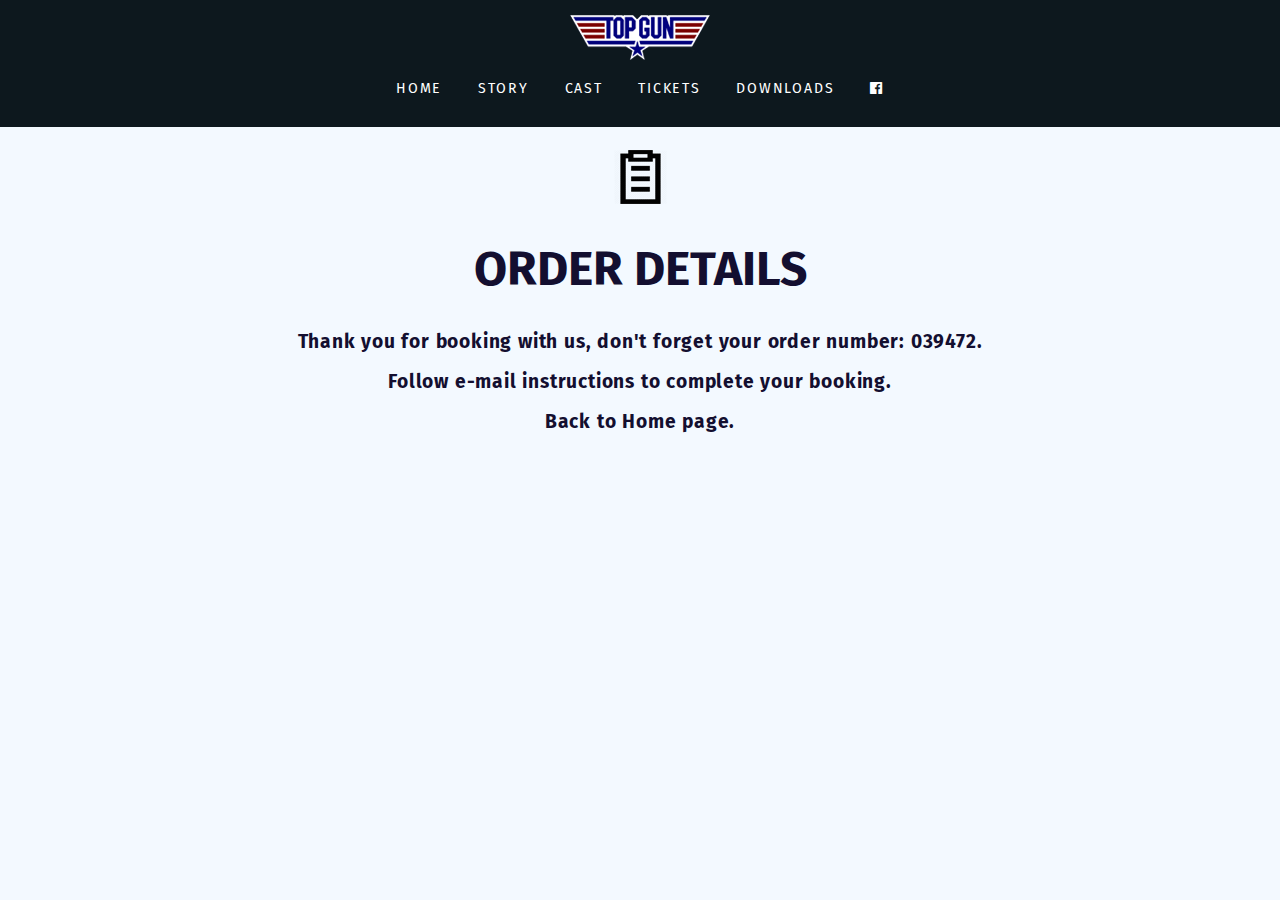
<file: success.html>
<!doctype html>
<html lang="en">
	<head>
		<!--Favicon-->
		<link rel="shortcut icon" href="images/favicon.png" alt="Top Gun FavIcon." />
	
		<!--Metadata-->
		<title>TOP GUN | BOOKING CONFIRMATION</title>
		<meta http-equiv="Content-Type" content="text/html; charset=utf-8" />
		<meta name=viewport content="width=device-width, initial-scale=1">
	
		<!--Stylesheets-->
		<link rel="stylesheet" type="text/css" href="css/styles.css">
		<link rel="stylesheet" href="css/font-awesome.min.css">
		<link rel="stylesheet" href="css/sss.css" type="text/css" media="all">
	
		<!--Jquery scripts-->
		<script src="https://ajax.googleapis.com/ajax/libs/jquery/1.11.3/jquery.min.js"></script>
		<script src="js/sss.min.js"></script>
		<script type="text/javascript" src="fancybox/jquery.fancybox.pack.js?v=2.1.5"></script>
	
		<!-- fancyBox styles. -->
		<link rel="stylesheet" href="fancybox/helpers/jquery.fancybox-buttons.css?v=1.0.5" type="text/css" media="screen" />
		<link rel="stylesheet" href="fancybox/helpers/jquery.fancybox-thumbs.css?v=1.0.7" type="text/css" media="screen" />
		<link rel="stylesheet" href="helpers/jquery.fancybox-thumbs.css?v=1.0.7" type="text/css" media="screen" />
		<link rel="stylesheet" href="fancybox/jquery.fancybox.css?v=2.1.5" type="text/css" media="screen" />
	
		<!-- fancyBox Jquery. -->
		<script type="text/javascript" src="fancybox/jquery.fancybox.pack.js?v=2.1.5"></script>
		<script type="text/javascript" src="helpers/jquery.fancybox-thumbs.js?v=1.0.7"></script>
	
		<!-- fancyBox jquery helpers(buttons, images, media). -->
		<script type="text/javascript" src="fancybox/helpers/jquery.fancybox-buttons.js?v=1.0.5"></script>
		<script type="text/javascript" src="fancybox/helpers/jquery.fancybox-media.js?v=1.0.6"></script>
		<script type="text/javascript" src="fancybox/helpers/jquery.fancybox-thumbs.js?v=1.0.7"></script>
	</head>
	<body>
	<!--Header-->
		<div class="header2">
			<!--Logo-->
			<div class="logo">
				<a href="index.html"><img src="images/logo.png" alt="Logo of the Top Gun official website."></a>
				<!--Handle displays on mobile version-->
				<div class="handle">
					<img src="images/menu-icon.png" alt="Icon menu, comes up on mobile version of the website.">
				</div>
			</div>
		<!--Navigation-->	
			<nav>		
				<ul>
					<li><a href="index.html">home</a></li>
					<li><a href="story.html">story</a></li>
					<li><a href="cast.html">cast</a></li>
					<li><a href="tickets.html">tickets</a></li>
					<li><a href="downloads.html">downloads</a></li>
					<li><a href="https://www.facebook.com/Top-Gun-The-Movie-457698817752122/?ref=aymt_homepage_panel" alt="Facebook icon."><i class="fa fa-facebook-official"></i></a></li>
				</ul>
			</nav>
		</div>
		
	<!--Main page content-->
	<!--Tickets heading with icon-->
		<div class="heading-icon">
			<img class ="icon" src="images/order_icon.png" alt="Order icon.">
			<h1>ORDER DETAILS</h1>
		</div>
	<!--Tickets form-->
		<section style="text-align:center;">
			<h2>Thank you for booking with us, don't forget your order number: 039472.</h2>
			<h2>Follow e-mail instructions to complete your booking.</h2>
			<a href="index.html"><h2>Back to Home page.</h2></a>
		</section>
		

	
	<!--Footer-->
	<!--Jquery scripts-->
		<script>
			<!--Responsive navigation-->
			$( ".handle" ).click(function() {
				$( "nav ul" ).toggleClass( "showing" );
			});
			<!--Super Simple Slider-->
			jQuery(function($) {
				$('.slider2').sss();
			});
		<!--fancyBox trailer-->
			$(document).ready(function() {
				$(".various").fancybox({
					maxWidth	: 800,
					maxHeight	: 600,
					fitToView	: false,
					width		: '70%',
					height		: '70%',
					autoSize	: false,
					closeClick	: false,
					openEffect	: 'none',
					closeEffect	: 'none'
				});
			});
		<!--fancyBox wallpaper gallery-->
			$(document).ready(function() {
				$(".fancybox-button").fancybox({
					prevEffect		: 'none',
					nextEffect		: 'none',
					closeBtn		: false,
					helpers		: {
						title	: { type : 'inside' },
						buttons	: {}
					}
				});
			});
		</script>
	</body>
</html>
</file>
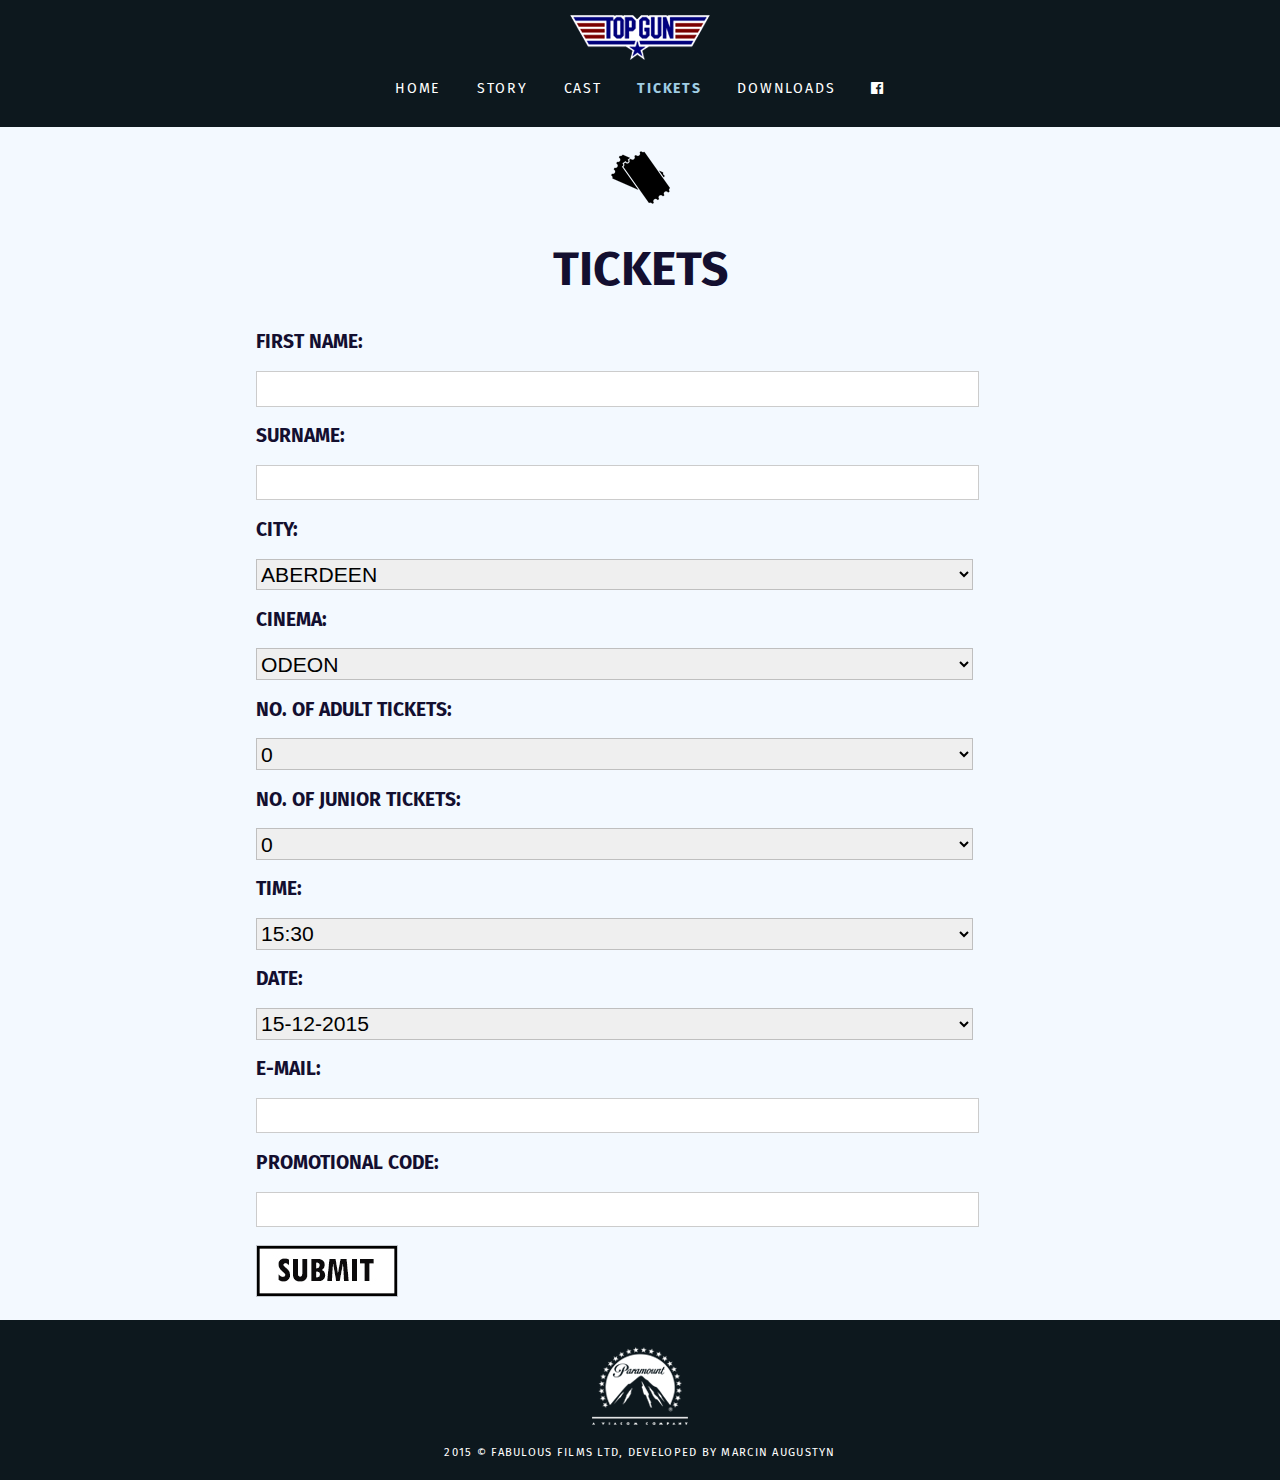
<file: tickets.html>
<!doctype html>
<html lang="en">
	<head>
		<!--Favicon-->
		<link rel="shortcut icon" href="images/favicon.png" alt="Top Gun FavIcon." />
	
		<!--Metadata-->
		<title>TOP GUN | TICKETS</title>
		<meta http-equiv="Content-Type" content="text/html; charset=utf-8" />
		<meta name=viewport content="width=device-width, initial-scale=1">
	
		<!--Stylesheets-->
		<link rel="stylesheet" type="text/css" href="css/styles.css">
		<link rel="stylesheet" href="css/font-awesome.min.css">
		<link rel="stylesheet" href="css/sss.css" type="text/css" media="all">
	
		<!--Jquery scripts-->
		<script src="https://ajax.googleapis.com/ajax/libs/jquery/1.11.3/jquery.min.js"></script>
		<script src="js/sss.min.js"></script>
		<script type="text/javascript" src="fancybox/jquery.fancybox.pack.js?v=2.1.5"></script>
	
		<!-- fancyBox styles. -->
		<link rel="stylesheet" href="fancybox/helpers/jquery.fancybox-buttons.css?v=1.0.5" type="text/css" media="screen" />
		<link rel="stylesheet" href="fancybox/helpers/jquery.fancybox-thumbs.css?v=1.0.7" type="text/css" media="screen" />
		<link rel="stylesheet" href="helpers/jquery.fancybox-thumbs.css?v=1.0.7" type="text/css" media="screen" />
		<link rel="stylesheet" href="fancybox/jquery.fancybox.css?v=2.1.5" type="text/css" media="screen" />
	
		<!-- fancyBox Jquery. -->
		<script type="text/javascript" src="fancybox/jquery.fancybox.pack.js?v=2.1.5"></script>
		<script type="text/javascript" src="helpers/jquery.fancybox-thumbs.js?v=1.0.7"></script>
	
		<!-- fancyBox jquery helpers(buttons, images, media). -->
		<script type="text/javascript" src="fancybox/helpers/jquery.fancybox-buttons.js?v=1.0.5"></script>
		<script type="text/javascript" src="fancybox/helpers/jquery.fancybox-media.js?v=1.0.6"></script>
		<script type="text/javascript" src="fancybox/helpers/jquery.fancybox-thumbs.js?v=1.0.7"></script>
	</head>
	<body>
	<!--Header-->
		<div class="header2">
			<!--Logo-->
			<div class="logo">
				<a href="index.html"><img src="images/logo.png" alt="Logo of the Top Gun official website."></a>
				<!--Handle displays on mobile version-->
				<div class="handle">
					<img src="images/menu-icon.png" alt="Icon menu, comes up on mobile version of the website.">
				</div>
			</div>
		<!--Navigation-->	
			<nav>		
				<ul>
					<li><a href="index.html">home</a></li>
					<li><a href="story.html">story</a></li>
					<li><a href="cast.html">cast</a></li>
					<li class="active"><a href="tickets.html">tickets</a></li>
					<li><a href="downloads.html">downloads</a></li>
					<li><a href="https://www.facebook.com/Top-Gun-The-Movie-457698817752122/?ref=aymt_homepage_panel" alt="Facebook icon."><i class="fa fa-facebook-official"></i></a></li>
				</ul>
			</nav>
		</div>
		
	<!--Main page content-->
	<!--Tickets heading with icon-->
		<div class="heading-icon">
			<img class ="icon" src="images/tickets_icon.png" alt="Tickets icon.">
			<h1>TICKETS</h1>
		</div>
	<!--Tickets form-->
		<div class="form">
			<form action="success.html" method="post">
				<h2>FIRST NAME:</h2>
				<p><input type="text" name="firstname" value="" size="255"></p>
				<h2>SURNAME:</h2>
				<p><input type="text" name="surname" value="" size="255"></p>
				<h2>CITY:</h2>
				<p>
					<select name="city">
						<option value="aberdeen">ABERDEEN</option>
						<option value="dundee">DUNDEE</option>
						<option value="edinburgh">EDINBURGH</option>
						<option value="glasgow">GLASGOW</option>
					</select>
				</p>
				<h2>CINEMA:</h2>
				<p>
					<select name="cinema">
						<option value="odeon">ODEON</option>
						<option value="omni">OMNI</option>
						<option value="cineworld">CINEWORLD</option>
					</select>
				</p>
				<h2>NO. OF ADULT TICKETS:</h2>
				<p>
					<select name="adult_tickets">
						<option value="0">0</option>
						<option value="1a">1</option>
						<option value="2a">2</option>
						<option value="3a">3</option>
						<option value="4a">4</option>
						<option value="5a">5</option>
					</select>
				</p>
				<h2>NO. OF JUNIOR TICKETS:</h2>
				<p>
					<select name="junior_tickets">
						<option value="0">0</option>
						<option value="1j">1</option>
						<option value="2j">2</option>
						<option value="3j">3</option>
						<option value="4j">4</option>
						<option value="5j">5</option>
					</select>
				</p>
				<h2>TIME:</h2>
				<p>
					<select name="time">
						<option value="h15m30">15:30</option>
						<option value="h18m00">18:00</option>
						<option value="h21m00">21:00</option>
						<option value="h22m30">22:30</option>
					</select>
				</p>
				<h2>DATE:</h2>
				<p>
					<select name="date">
						<option value="151215">15-12-2015</option>
						<option value="161215">16-12-2015</option>
						<option value="171215">17-12-2015</option>
						<option value="181215">18-12-2015</option>
					</select>
				</p>
				<h2>E-MAIL:</h2>
				<p><input type="email" name="email" value="" size="255"></p>
				<h2>PROMOTIONAL CODE:</h2>
				<p><input type="text" name="promotional_code" value="" size="255"></p>
				<p>
					<span class="submit">
						<a href="index.html"><input type="image" src="images/submit_button.jpg" alt="Submit button."></a>
					</span>
				</p>
			</form>
		</div>

	
	<!--Footer-->
		<footer>
			<ul>
				<p><img src="images/paramount-icon.png" alt="Paramount logo."></p>
				<p>2015 &copy; FABULOUS FILMS LTD, DEVELOPED BY MARCIN AUGUSTYN</p>
			</ul>
		</footer>
	<!--Jquery scripts-->
		<script>
			<!--Responsive navigation-->
			$( ".handle" ).click(function() {
				$( "nav ul" ).toggleClass( "showing" );
			});
			<!--Super Simple Slider-->
			jQuery(function($) {
				$('.slider2').sss();
			});
		<!--fancyBox trailer-->
			$(document).ready(function() {
				$(".various").fancybox({
					maxWidth	: 800,
					maxHeight	: 600,
					fitToView	: false,
					width		: '70%',
					height		: '70%',
					autoSize	: false,
					closeClick	: false,
					openEffect	: 'none',
					closeEffect	: 'none'
				});
			});
		<!--fancyBox wallpaper gallery-->
			$(document).ready(function() {
				$(".fancybox-button").fancybox({
					prevEffect		: 'none',
					nextEffect		: 'none',
					closeBtn		: false,
					helpers		: {
						title	: { type : 'inside' },
						buttons	: {}
					}
				});
			});
		</script>
	</body>
</html>
</file>
<file: css/styles.css>
/* Fonts imported from google library */
@import url(https://fonts.googleapis.com/css?family=PT+Sans+Narrow:700);
@import url(https://fonts.googleapis.com/css?family=Fira+Sans:400,700);
@import url(https://fonts.googleapis.com/css?family=Lato:400,700);

/* General styling */
body {
	margin:0px;
	font-family: 'Fira Sans', sans-serif;
	background-color:#f3f9ff;
	color:#130f30;
}
p {
	font-size:1.1em;
	font-weight: 400;
}
h1 {
	font-weight: 700;
	font-size:3em;
}
h2 {
	font-weight: 700;
	font-size:1.2em;
}
a:hover{
  color:#D46A6A;
}
a {
	text-decoration: none;
	color: inherit;
}
section {
	line-height: 1.5em;
	font-size: 1em;
	width: 60%;
	margin: 0 auto;
	letter-spacing: 0.05em;
}
.heading-icon{
	text-align:center;
}

.icon {
	padding-top: 150px;
}

/* Header */
header {
    background: #0d181e;
	opacity: 0.85;
    width: 100%;
    text-align: center;
    padding: 15px 0;
	position:absolute;
	z-index:10;
	text-transform: uppercase;
	letter-spacing: 0.1em;
	font-size:1.1em;
	
	
}
.header2 {
    background: #0d181e;
    width: 100%;
    text-align: center;
    padding: 15px 0;
	position:absolute;
	z-index:10;
	text-transform: uppercase;
	letter-spacing: 0.1em;
	font-size:1.1em;
	
}

/* Navigation */
nav ul{
	overflow: hidden;
	color: white;
	padding: 0;
	text-align: center;
	margin: 0px;
	font-size: 0.8em;
	-webkit-transition: max-height 0.4s;
	-ms-transition: max-height 0.4s;
	-moz-transition: max-height 0.4s;
	-o-transition: max-height 0.4s;
	transition: max-height 0.4s;
}
nav ul li{
	display: inline-block;
	padding:15px;
}
nav ul li img{
	display: inline-block;
	padding-top:-15px;
}
nav ul li:hover{
	color:#D46A6A;
}
.active {
	font-weight:700;
	color:#A0CEE4;
}
.handle {
	display: none;
	width: 50px;
	height: 50px;
	text-align: center;
	box-sizign: border-box;
	cursor: pointer;
	color: white;
	display: none;
	float:left;
	padding-left:10px;
}

/* Form */
.form {
	margin-left:20%;
}
.form input {
	width:70%;
	height:1.5em;
	font-size:1.2em;
	border:1px solid rgba(0, 0, 0, .2);;
}
.form select {
	width:70%;
	height:1.5em;
	font-size:1.2em;
	border:1px solid rgba(0, 0, 0, .2);
}
.form span input {
	width:140px;
	height:50px;
	opacity:1;
}


/* Sections */
.actor {
	padding:0% 5% 5% 5%;
    float: left;
    width: 15%;
	text-align:center;
	height:100%;
}
.actor p {
	letter-spacing: 0.02em;
	height:260px;
	
}
.heading-icon img{
	max-height:20%;
	max-width: 15%;	
}
.column-4{
	float: left;
	width: 33.33333333%;
	text-align:center;
	padding-top:30px;	
}
.small{
	max-height:20%;
	max-width: 15%;	
}
.column-4 p{
	padding-right: 120px;
	padding-left: 120px;
	text-align:center;
	padding-bottom:50px;
	letter-spacing: 0.05em;
	height:70px;
}
.production-team {
	clear:left;
	text-align:center;
}
.trailer-section {
	text-align:center;
	max-width:60%;
	margin-left:auto;
	margin-right:auto;
}

/* Promotional code */
.promotional-code-section{
	margin-top:10px;
	background-image: url(../images/premiere.jpg);
	background-repeat: no-repeat;
	clear:both;
	background-size:cover;
    background-repeat:   no-repeat;
    background-position: center center;  
	padding-bottom:3em;
	padding-top:3em;
	text-align:center;
	color:#fff;
}

/* Font-awesome styles */
.fa fa-star{
	padding-right:10px;
}

/* Footer */
footer {
    background: #0d181e;
    width: 100%;
    text-align: center;
    padding: 10px 0;
	color:#fff;
	clear:left;
	font-size:0.8em;
	letter-spacing:0.1em;
}
footer ul li{
	display: inline-block;
	padding: 20px 20px 20px 20px;

}
footer ul{
	overflow: hidden;
	color: white;
	padding: 0;
	text-align: center;
	margin: 0px;
	font-size: 0.8em;
	-webkit-transition: max-height 0.4s;
	-ms-transition: max-height 0.4s;
	-moz-transition: max-height 0.4s;
	-o-transition: max-height 0.4s;
	transition: max-height 0.4s;
}
/* Responsive Syles */
@media screen and (max-width: 1560px){
	.actor p {
		letter-spacing: 0.02em;
		height:300px;
	}
}
@media screen and (max-width: 1360px){
/* Sections */
	.column-4 p{
		padding-right: 60px;
		padding-left: 60px;
		text-align:center;
		height:70px;
	}
	.actor {
		padding:0% 9% 5% 9%;
		float: left;
		width: 31%;
		text-align:center;
	}
	.actor p {
		letter-spacing: 0.02em;
		height:100%;
}
}

@media screen and (max-width: 880px){
/* Header */
	header {
		background: #0d181e;
		opacity:1;
		width: 100%;
		text-align: center;
		padding: 0px 0;
		padding-top:10px;
		position:relative;
	}
	.header2 {
		background: #0d181e;
		opacity:1;
		width: 100%;
		text-align: center;
		padding: 0px 0;
		padding-top:10px;
		position:relative;
	}
/* Navigation */
	nav ul{
		max-height: 0px;
	}
	nav ul li{
		box-sizing: border-box;
		width:100%;
		padding: 15px;
		text-align:center;
		background:#152730;
	}
	.handle {
		display: block;
	}
	.handle p{
		text-align:center;
	}
/* Sections */
	.column-4{
		float: left;
		width: 100%;
		text-align:center;
		padding-top:20px;
	}
	.column-4 p{
		height:100%;
	}
	h1{
		font-size:2.5em;
	}
	h2{
		font-size:1em;
	}
	p {
		font-size:0.9em;
	}
/* General */	
	.heading-icon{
		text-align:center;
		padding-top:20px;
	}
	.showing {
		max-height: 21em;
	}
	.logo{
		padding-right:55px;
		
	}
	.icon {
		padding-top: 0px;
	}
/* Promotional code */
	.promotional-code-section{
		margin-top:10px;
		background-image: url(../images/premiere.jpg);
		clear:both;
		text-align:center;
	
	}
	.promotional-code-section h1{
		font-size:1em;
	}
}

@media screen and (max-width: 600px){
/* Section */	
	.column-4 p{
		padding-right: 60px;
		padding-left: 60px;
	}
	.actor {
		margin:3%;
		float: left;
		width: 75%;
		text-align:center;
	}
/* Promotional code */
	.promotional-code-section{
		margin-top:10px;
		background-image: url(../images/premiere.jpg);
		clear:both;
		text-align:center;	
	}
	.promotional-code-section h1{
		font-size:1em;	
	}
/* Footer */
	footer{
		clear:both;
	}
}
</file>
<file: css/sss.css>
/* Styles for Super Simple Slider */

/* Slider position */
.sss {
	height: 0;
	margin: 0; 
	padding: 0;
	position: relative;
	display: block;
	overflow: hidden;
	
}
/* Single slide position */
.ssslide {
	width: 100%;
	margin: 0;
	padding: 0;
	position: absolute;
	top: 0;
	left: 0;
	display: none;
	overflow: hidden;
	z-index: -10;
}
.ssslide img {
	max-width: 100%;
	height: auto;
	margin: 0;
	padding: 0;
	position: relative;
	display: block;
}
/* Captions */
.caption{
	font-size:3em;
	float:left; padding:3px; position:absolute; top:65%; bottom:35%; left:auto; right:auto;
	color:#fff;
	width: 100%;
	text-align:center;
	font-family: 'Fira Sans', sans-serif;
}

/* Slider Buttons */
.sssnext, .sssprev {
	width: 25px;
	height: 100%;
	margin: 0;
	position: absolute;
	top: 0;
	background: url('../images/arr.png') no-repeat;
}

.sssprev {
	left: 3%;
	background-position: 0 50%;
}

.sssnext {
	right: 3%;
	background-position: -26px 50%;
}

.sssprev:hover, .sssnext:hover {
	cursor: pointer;
}
/* Responsive caption styles */
@media screen and (max-width: 1360px){
.caption{
	font-size:2em;
	float:left; padding:3px; position:absolute; top:70%; bottom:30%; left:auto; right:auto;
	color:#fff;
	width: 100%;
	text-align:center;
	font-family: 'Fira Sans', sans-serif;
}

}
@media screen and (max-width: 800px){
.caption{
	font-size:1em;
	float:left; padding:3px; position:absolute; top:65%; bottom:35%; left:auto; right:auto;
	color:#fff;
	width: 100%;
	text-align:center;
	font-family: 'Fira Sans', sans-serif;
}
}
@media screen and (max-width: 500px){
.caption{
	font-size:0.75em;
	float:left; padding:3px; position:absolute; top:70%; bottom:30%; left:auto; right:auto;
	color:#fff;
	width: 100%;
	text-align:center;
	font-family: 'Fira Sans', sans-serif;
}
}
</file>
